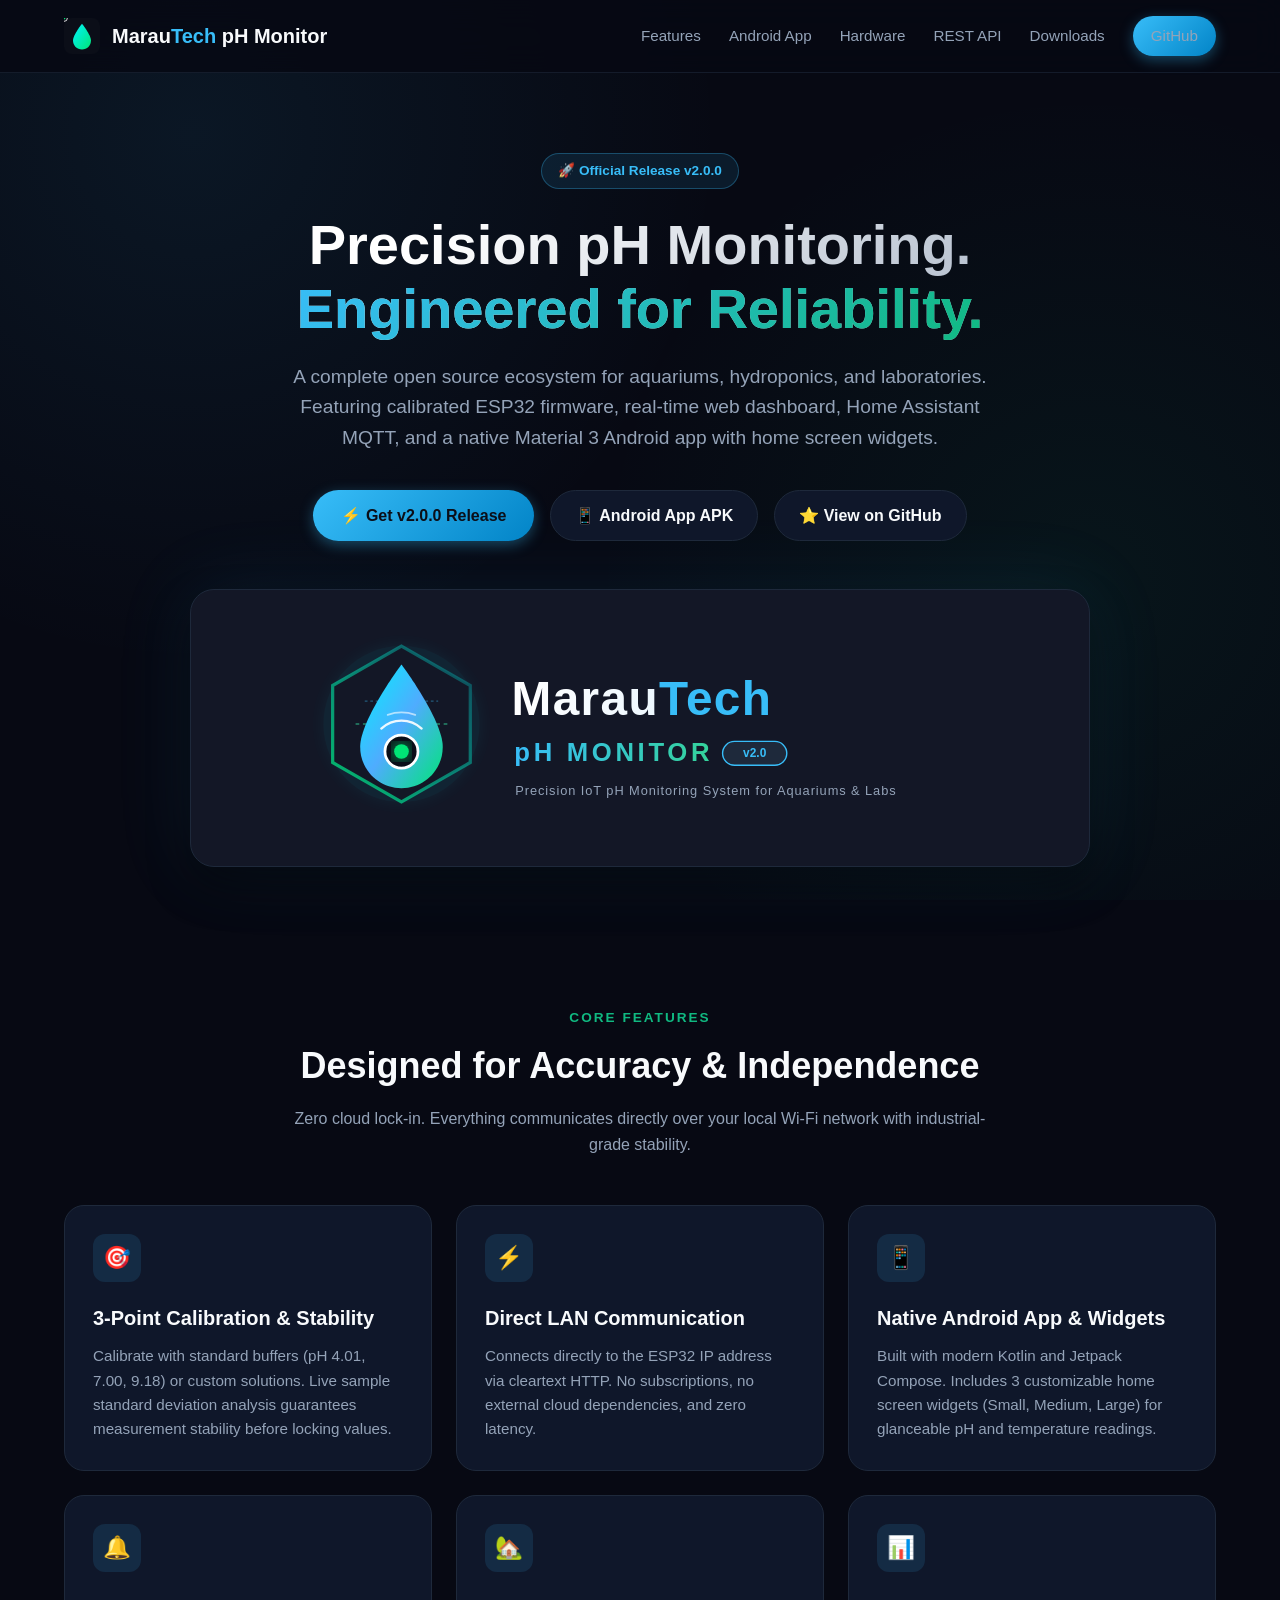
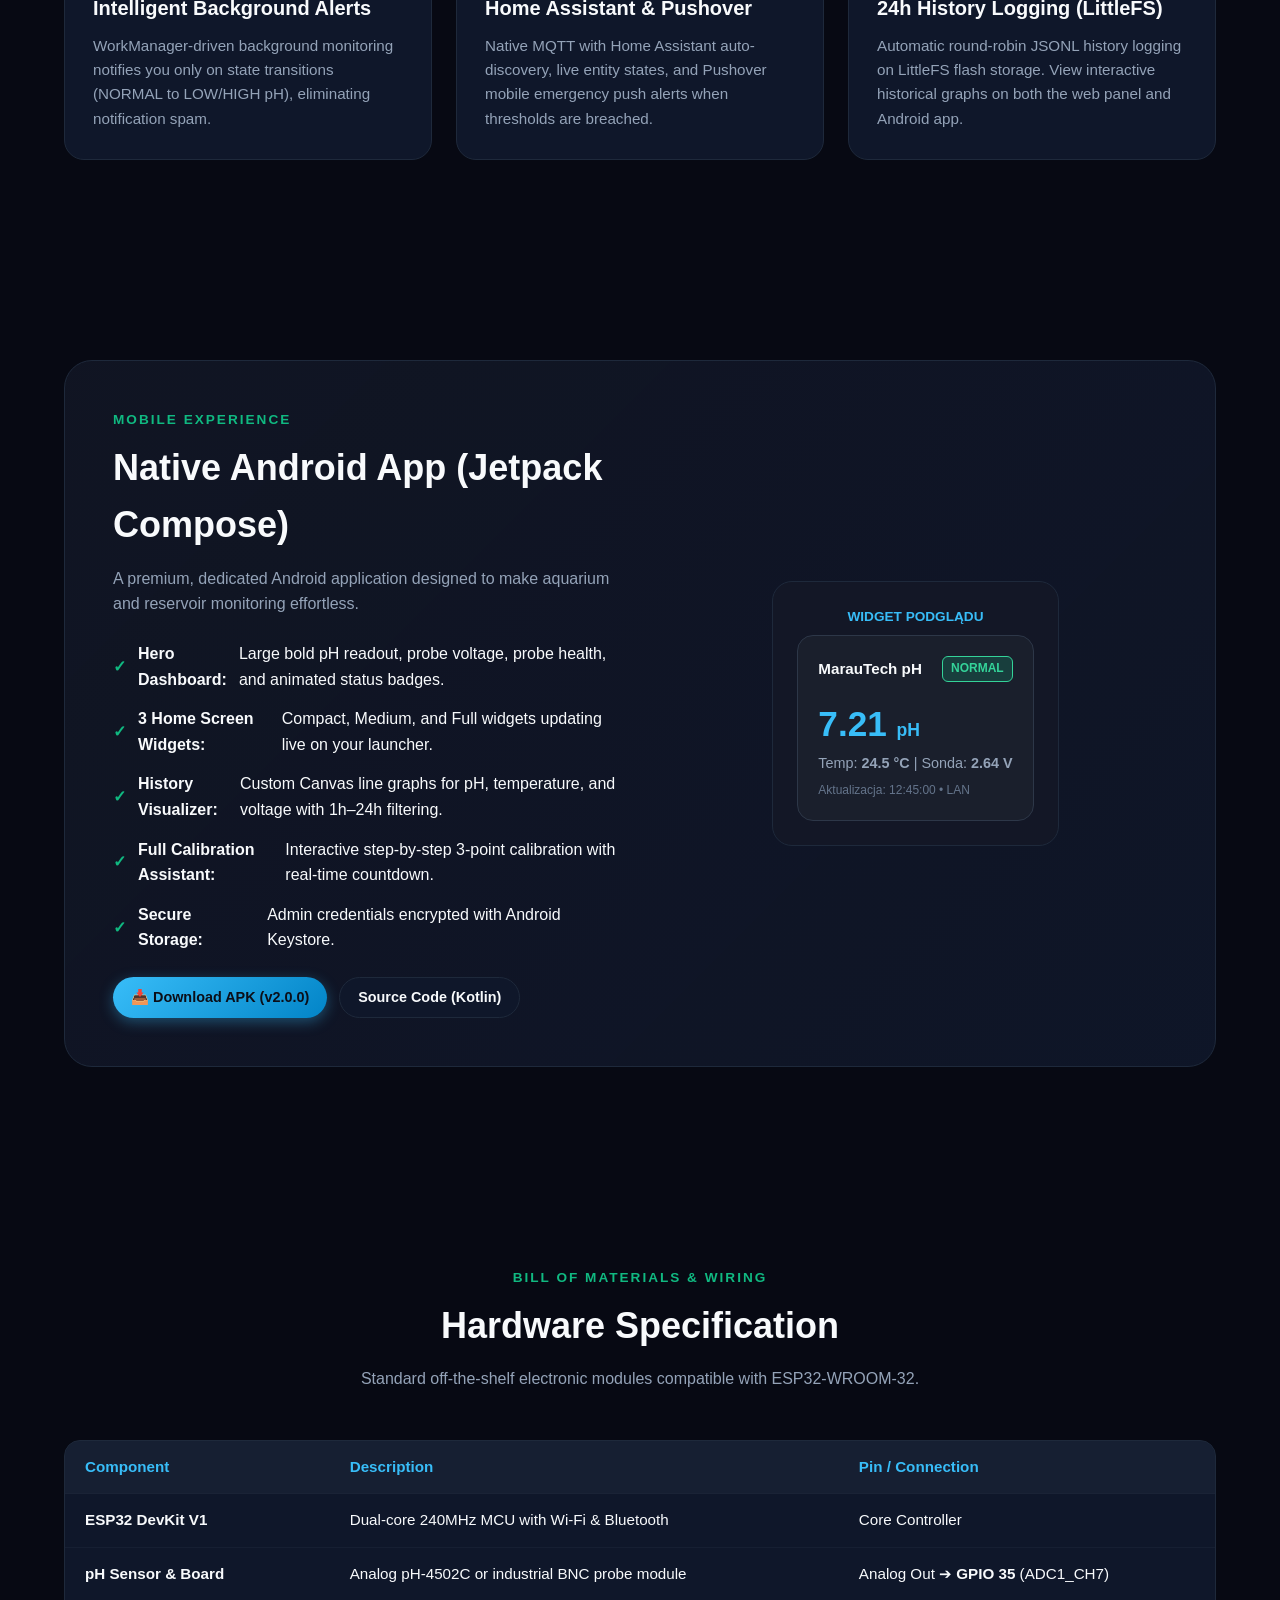
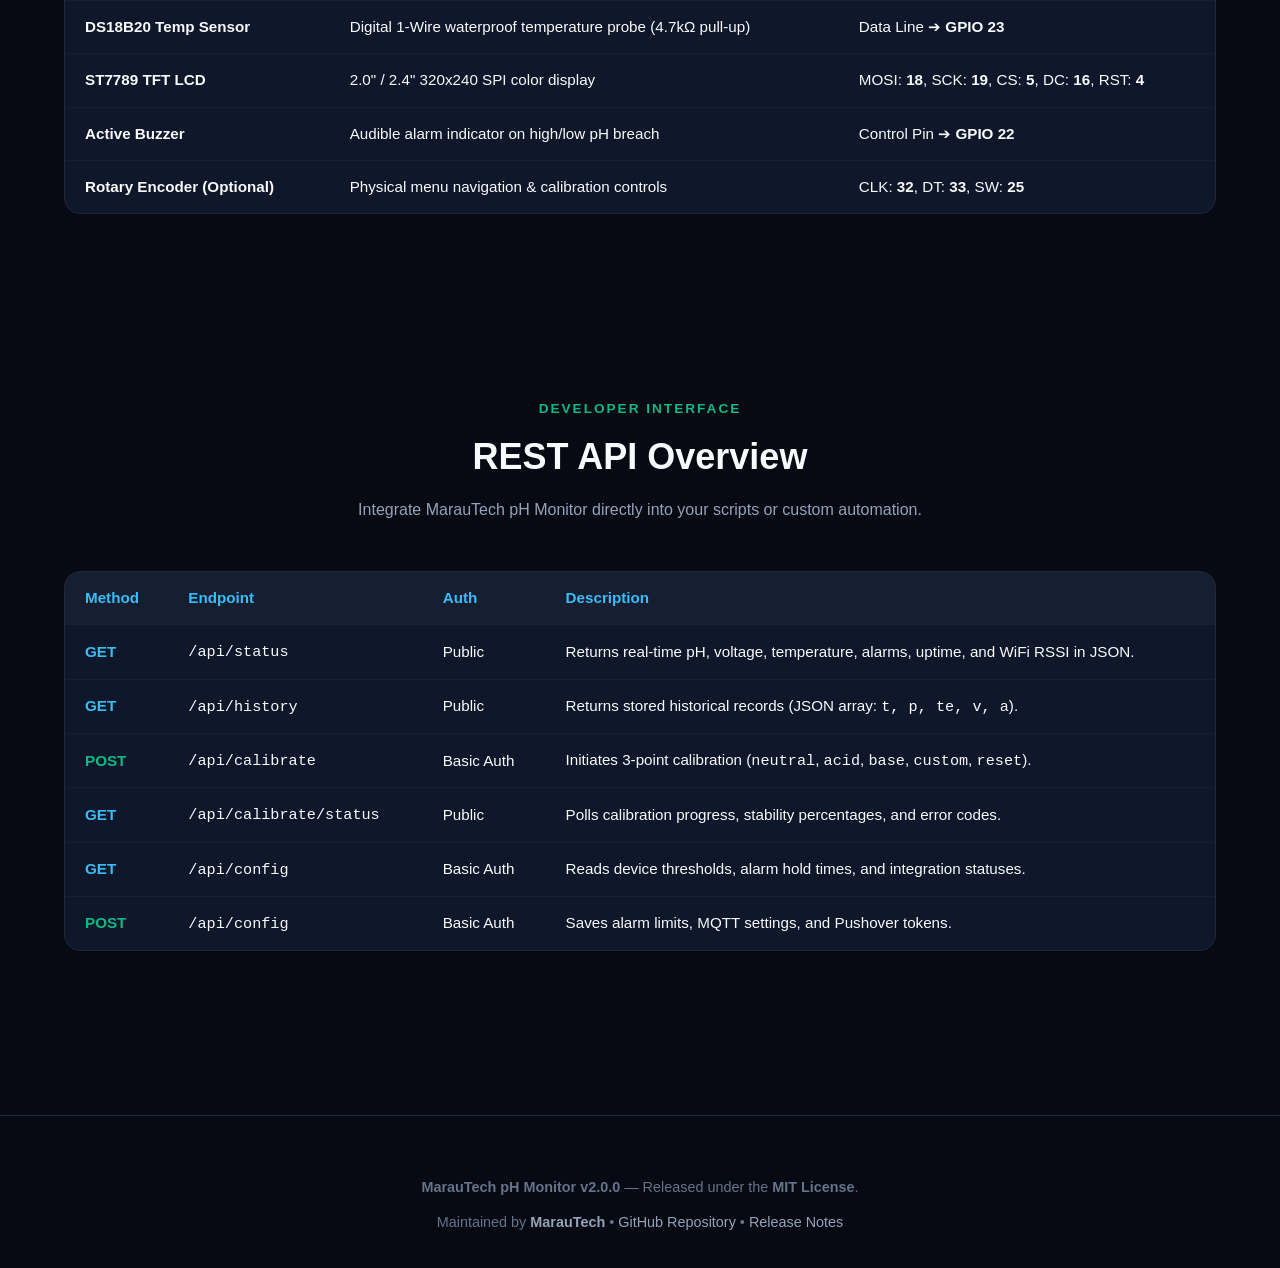
<file: docs/index.html>
<!DOCTYPE html>
<html lang="en">
<head>
  <meta charset="UTF-8">
  <meta name="viewport" content="width=device-width, initial-scale=1.0">
  
  <title>MarauTech pH Monitor v2.0 | Open Source ESP32 Precision pH System & Android App</title>
  <meta name="description" content="Professional open source ESP32-based precision pH monitoring system with local web dashboard, native Jetpack Compose Android app, home screen widgets, 3-point calibration, and Home Assistant MQTT integration.">
  
  <!-- Open Graph / Facebook / Discord -->
  <meta property="og:type" content="website">
  <meta property="og:url" content="https://marautech.github.io/DIY-PH-MONITOR-/">
  <meta property="og:title" content="MarauTech pH Monitor v2.0">
  <meta property="og:description" content="Open source precision pH monitoring system for ESP32 and native Android app with local LAN communication.">
  <meta property="og:image" content="assets/logo.svg">

  <!-- Twitter -->
  <meta property="twitter:card" content="summary_large_image">
  <meta property="twitter:title" content="MarauTech pH Monitor v2.0">
  <meta property="twitter:description" content="Open source precision pH monitoring system for ESP32 and native Android app.">
  <meta property="twitter:image" content="assets/logo.svg">

  <link rel="icon" type="image/svg+xml" href="assets/favicon.svg">
  <link rel="stylesheet" href="styles.css">
</head>
<body>

  <!-- Navigation Bar -->
  <header>
    <div class="container navbar">
      <a href="#" class="nav-brand">
        <img src="assets/favicon.svg" alt="MarauTech Logo">
        <span>Marau<span style="color: var(--primary-cyan);">Tech</span> pH Monitor</span>
      </a>
      <ul class="nav-links">
        <li><a href="#features">Features</a></li>
        <li><a href="#android-app">Android App</a></li>
        <li><a href="#hardware">Hardware</a></li>
        <li><a href="#api">REST API</a></li>
        <li><a href="#downloads">Downloads</a></li>
        <li><a href="https://github.com/MarauTech/DIY-PH-MONITOR-" class="btn-pill btn-primary" target="_blank">GitHub</a></li>
      </ul>
    </div>
  </header>

  <!-- Hero Section -->
  <section class="hero">
    <div class="container">
      <div class="hero-badge">
        <span>🚀 Official Release v2.0.0</span>
      </div>
      <h1 class="hero-title">
        Precision pH Monitoring.<br>
        <span>Engineered for Reliability.</span>
      </h1>
      <p class="hero-desc">
        A complete open source ecosystem for aquariums, hydroponics, and laboratories. Featuring calibrated ESP32 firmware, real-time web dashboard, Home Assistant MQTT, and a native Material 3 Android app with home screen widgets.
      </p>

      <div class="hero-actions" id="downloads">
        <a href="https://github.com/MarauTech/DIY-PH-MONITOR-/releases/latest" class="btn-pill btn-primary" style="padding: 12px 28px; font-size: 1rem;">
          ⚡ Get v2.0.0 Release
        </a>
        <a href="#android-app" class="btn-pill btn-secondary" style="padding: 12px 24px; font-size: 1rem;">
          📱 Android App APK
        </a>
        <a href="https://github.com/MarauTech/DIY-PH-MONITOR-" class="btn-pill btn-secondary" style="padding: 12px 24px; font-size: 1rem;" target="_blank">
          ⭐ View on GitHub
        </a>
      </div>

      <!-- Hero Visual Card -->
      <div class="hero-preview-card">
        <img src="assets/logo.svg" alt="MarauTech pH Monitor Logo" style="max-width: 100%; height: auto; max-height: 220px;">
      </div>
    </div>
  </section>

  <!-- Key Features Grid -->
  <section class="section" id="features">
    <div class="container">
      <div class="section-header">
        <div class="section-tag">Core Features</div>
        <h2 class="section-title">Designed for Accuracy & Independence</h2>
        <p class="section-desc">Zero cloud lock-in. Everything communicates directly over your local Wi-Fi network with industrial-grade stability.</p>
      </div>

      <div class="grid-3">
        <!-- Feature 1 -->
        <div class="card">
          <div class="card-icon">🎯</div>
          <h3 class="card-title">3-Point Calibration & Stability</h3>
          <p class="card-text">
            Calibrate with standard buffers (pH 4.01, 7.00, 9.18) or custom solutions. Live sample standard deviation analysis guarantees measurement stability before locking values.
          </p>
        </div>

        <!-- Feature 2 -->
        <div class="card">
          <div class="card-icon">⚡</div>
          <h3 class="card-title">Direct LAN Communication</h3>
          <p class="card-text">
            Connects directly to the ESP32 IP address via cleartext HTTP. No subscriptions, no external cloud dependencies, and zero latency.
          </p>
        </div>

        <!-- Feature 3 -->
        <div class="card">
          <div class="card-icon">📱</div>
          <h3 class="card-title">Native Android App & Widgets</h3>
          <p class="card-text">
            Built with modern Kotlin and Jetpack Compose. Includes 3 customizable home screen widgets (Small, Medium, Large) for glanceable pH and temperature readings.
          </p>
        </div>

        <!-- Feature 4 -->
        <div class="card">
          <div class="card-icon">🔔</div>
          <h3 class="card-title">Intelligent Background Alerts</h3>
          <p class="card-text">
            WorkManager-driven background monitoring notifies you only on state transitions (NORMAL to LOW/HIGH pH), eliminating notification spam.
          </p>
        </div>

        <!-- Feature 5 -->
        <div class="card">
          <div class="card-icon">🏡</div>
          <h3 class="card-title">Home Assistant & Pushover</h3>
          <p class="card-text">
            Native MQTT with Home Assistant auto-discovery, live entity states, and Pushover mobile emergency push alerts when thresholds are breached.
          </p>
        </div>

        <!-- Feature 6 -->
        <div class="card">
          <div class="card-icon">📊</div>
          <h3 class="card-title">24h History Logging (LittleFS)</h3>
          <p class="card-text">
            Automatic round-robin JSONL history logging on LittleFS flash storage. View interactive historical graphs on both the web panel and Android app.
          </p>
        </div>
      </div>
    </div>
  </section>

  <!-- Android App Showcase Section -->
  <section class="section" id="android-app">
    <div class="container">
      <div class="app-showcase">
        <div>
          <div class="section-tag">Mobile Experience</div>
          <h2 class="section-title">Native Android App (Jetpack Compose)</h2>
          <p class="section-desc">
            A premium, dedicated Android application designed to make aquarium and reservoir monitoring effortless.
          </p>

          <ul class="app-features-list">
            <li><span class="check">✓</span> <b>Hero Dashboard:</b> Large bold pH readout, probe voltage, probe health, and animated status badges.</li>
            <li><span class="check">✓</span> <b>3 Home Screen Widgets:</b> Compact, Medium, and Full widgets updating live on your launcher.</li>
            <li><span class="check">✓</span> <b>History Visualizer:</b> Custom Canvas line graphs for pH, temperature, and voltage with 1h–24h filtering.</li>
            <li><span class="check">✓</span> <b>Full Calibration Assistant:</b> Interactive step-by-step 3-point calibration with real-time countdown.</li>
            <li><span class="check">✓</span> <b>Secure Storage:</b> Admin credentials encrypted with Android Keystore.</li>
          </ul>

          <div style="margin-top: 24px; display: flex; gap: 12px; flex-wrap: wrap;">
            <a href="https://github.com/MarauTech/DIY-PH-MONITOR-/releases/latest" class="btn-pill btn-primary">
              📥 Download APK (v2.0.0)
            </a>
            <a href="https://github.com/MarauTech/DIY-PH-MONITOR-/tree/main/PhMonitorApp" class="btn-pill btn-secondary" target="_blank">
              Source Code (Kotlin)
            </a>
          </div>
        </div>

        <div style="text-align: center;">
          <div style="background: var(--bg-surface); border: 1px solid var(--border-color); border-radius: 20px; padding: 24px; display: inline-block; max-width: 360px;">
            <div style="font-size: 0.85rem; font-weight: 700; color: var(--primary-cyan); margin-bottom: 8px;">WIDGET PODGLĄDU</div>
            <div style="background: #1A1F2C; border: 1px solid #2D3748; border-radius: 16px; padding: 20px; text-align: left;">
              <div style="display: flex; justify-content: space-between; align-items: center;">
                <span style="font-weight: 700; font-size: 0.95rem;">MarauTech pH</span>
                <span style="background: rgba(16, 185, 129, 0.2); border: 1px solid #34D399; color: #34D399; padding: 2px 8px; border-radius: 6px; font-size: 0.75rem; font-weight: 700;">NORMAL</span>
              </div>
              <div style="margin: 14px 0 6px;">
                <div style="font-size: 2.2rem; font-weight: 900; color: #38BDF8;">7.21 <span style="font-size: 1.1rem;">pH</span></div>
                <div style="color: #94A3B8; font-size: 0.9rem;">Temp: <b>24.5 °C</b> | Sonda: <b>2.64 V</b></div>
              </div>
              <div style="font-size: 0.75rem; color: #64748B;">Aktualizacja: 12:45:00 • LAN</div>
            </div>
          </div>
        </div>
      </div>
    </div>
  </section>

  <!-- Hardware & Pinout Section -->
  <section class="section" id="hardware">
    <div class="container">
      <div class="section-header">
        <div class="section-tag">Bill of Materials &amp; Wiring</div>
        <h2 class="section-title">Hardware Specification</h2>
        <p class="section-desc">Standard off-the-shelf electronic modules compatible with ESP32-WROOM-32.</p>
      </div>

      <div class="table-wrapper">
        <table>
          <thead>
            <tr>
              <th>Component</th>
              <th>Description</th>
              <th>Pin / Connection</th>
            </tr>
          </thead>
          <tbody>
            <tr>
              <td><b>ESP32 DevKit V1</b></td>
              <td>Dual-core 240MHz MCU with Wi-Fi &amp; Bluetooth</td>
              <td>Core Controller</td>
            </tr>
            <tr>
              <td><b>pH Sensor &amp; Board</b></td>
              <td>Analog pH-4502C or industrial BNC probe module</td>
              <td>Analog Out ➔ <b>GPIO 35</b> (ADC1_CH7)</td>
            </tr>
            <tr>
              <td><b>DS18B20 Temp Sensor</b></td>
              <td>Digital 1-Wire waterproof temperature probe (4.7kΩ pull-up)</td>
              <td>Data Line ➔ <b>GPIO 23</b></td>
            </tr>
            <tr>
              <td><b>ST7789 TFT LCD</b></td>
              <td>2.0" / 2.4" 320x240 SPI color display</td>
              <td>MOSI: <b>18</b>, SCK: <b>19</b>, CS: <b>5</b>, DC: <b>16</b>, RST: <b>4</b></td>
            </tr>
            <tr>
              <td><b>Active Buzzer</b></td>
              <td>Audible alarm indicator on high/low pH breach</td>
              <td>Control Pin ➔ <b>GPIO 22</b></td>
            </tr>
            <tr>
              <td><b>Rotary Encoder (Optional)</b></td>
              <td>Physical menu navigation &amp; calibration controls</td>
              <td>CLK: <b>32</b>, DT: <b>33</b>, SW: <b>25</b></td>
            </tr>
          </tbody>
        </table>
      </div>
    </div>
  </section>

  <!-- REST API Section -->
  <section class="section" id="api">
    <div class="container">
      <div class="section-header">
        <div class="section-tag">Developer Interface</div>
        <h2 class="section-title">REST API Overview</h2>
        <p class="section-desc">Integrate MarauTech pH Monitor directly into your scripts or custom automation.</p>
      </div>

      <div class="table-wrapper">
        <table>
          <thead>
            <tr>
              <th>Method</th>
              <th>Endpoint</th>
              <th>Auth</th>
              <th>Description</th>
            </tr>
          </thead>
          <tbody>
            <tr>
              <td><span style="color: #38BDF8; font-weight: 700;">GET</span></td>
              <td><code>/api/status</code></td>
              <td>Public</td>
              <td>Returns real-time pH, voltage, temperature, alarms, uptime, and WiFi RSSI in JSON.</td>
            </tr>
            <tr>
              <td><span style="color: #38BDF8; font-weight: 700;">GET</span></td>
              <td><code>/api/history</code></td>
              <td>Public</td>
              <td>Returns stored historical records (JSON array: <code>t, p, te, v, a</code>).</td>
            </tr>
            <tr>
              <td><span style="color: #10B981; font-weight: 700;">POST</span></td>
              <td><code>/api/calibrate</code></td>
              <td>Basic Auth</td>
              <td>Initiates 3-point calibration (<code>neutral</code>, <code>acid</code>, <code>base</code>, <code>custom</code>, <code>reset</code>).</td>
            </tr>
            <tr>
              <td><span style="color: #38BDF8; font-weight: 700;">GET</span></td>
              <td><code>/api/calibrate/status</code></td>
              <td>Public</td>
              <td>Polls calibration progress, stability percentages, and error codes.</td>
            </tr>
            <tr>
              <td><span style="color: #38BDF8; font-weight: 700;">GET</span></td>
              <td><code>/api/config</code></td>
              <td>Basic Auth</td>
              <td>Reads device thresholds, alarm hold times, and integration statuses.</td>
            </tr>
            <tr>
              <td><span style="color: #10B981; font-weight: 700;">POST</span></td>
              <td><code>/api/config</code></td>
              <td>Basic Auth</td>
              <td>Saves alarm limits, MQTT settings, and Pushover tokens.</td>
            </tr>
          </tbody>
        </table>
      </div>
    </div>
  </section>

  <!-- Footer -->
  <footer>
    <div class="container">
      <p style="margin-bottom: 12px;">
        <b>MarauTech pH Monitor v2.0.0</b> — Released under the <b>MIT License</b>.
      </p>
      <p>
        Maintained by <a href="https://github.com/MarauTech" target="_blank"><b>MarauTech</b></a> • <a href="https://github.com/MarauTech/DIY-PH-MONITOR-" target="_blank">GitHub Repository</a> • <a href="https://github.com/MarauTech/DIY-PH-MONITOR-/releases/latest" target="_blank">Release Notes</a>
      </p>
    </div>
  </footer>

</body>
</html>
</file>
<file: docs/styles.css>
:root {
  --bg-dark: #070913;
  --bg-card: #0F172A;
  --bg-card-hover: #1E293B;
  --bg-surface: #131726;
  --border-color: #1E293B;
  --border-glow: #38BDF8;
  
  --primary-cyan: #38BDF8;
  --primary-emerald: #10B981;
  --primary-indigo: #818CF8;
  --accent-amber: #F59E0B;
  --accent-pink: #EC4899;

  --text-main: #F8FAFC;
  --text-muted: #94A3B8;
  --text-dim: #64748B;

  --font-sans: -apple-system, BlinkMacSystemFont, 'Segoe UI', Roboto, 'Inter', sans-serif;
  --font-mono: 'JetBrains Mono', 'Fira Code', monospace;
}

* {
  box-sizing: border-box;
  margin: 0;
  padding: 0;
}

body {
  background-color: var(--bg-dark);
  color: var(--text-main);
  font-family: var(--font-sans);
  line-height: 1.6;
  overflow-x: hidden;
  background-image: 
    radial-gradient(circle at 15% 15%, rgba(56, 189, 248, 0.08) 0%, transparent 40%),
    radial-gradient(circle at 85% 65%, rgba(16, 185, 129, 0.07) 0%, transparent 40%);
  background-attachment: fixed;
}

a {
  color: var(--primary-cyan);
  text-decoration: none;
  transition: all 0.2s ease;
}

a:hover {
  color: #7DD3FC;
}

.container {
  max-width: 1200px;
  margin: 0 auto;
  padding: 0 24px;
}

/* Header & Nav */
header {
  position: sticky;
  top: 0;
  z-index: 100;
  backdrop-filter: blur(16px);
  background-color: rgba(7, 9, 19, 0.85);
  border-bottom: 1px solid rgba(30, 41, 59, 0.6);
}

.navbar {
  display: flex;
  justify-content: space-between;
  align-items: center;
  height: 72px;
}

.nav-brand {
  display: flex;
  align-items: center;
  gap: 12px;
  font-weight: 800;
  font-size: 1.25rem;
  color: var(--text-main);
}

.nav-brand img {
  height: 36px;
}

.nav-links {
  display: flex;
  gap: 28px;
  align-items: center;
  list-style: none;
}

.nav-links a {
  color: var(--text-muted);
  font-size: 0.95rem;
  font-weight: 500;
}

.nav-links a:hover {
  color: var(--primary-cyan);
}

.btn-pill {
  padding: 8px 18px;
  border-radius: 9999px;
  font-weight: 600;
  font-size: 0.9rem;
  display: inline-flex;
  align-items: center;
  gap: 8px;
  transition: all 0.2s ease;
}

.btn-primary {
  background: linear-gradient(135deg, var(--primary-cyan), #0284C7);
  color: #0B0E18;
  box-shadow: 0 4px 14px rgba(56, 189, 248, 0.35);
}

.btn-primary:hover {
  background: linear-gradient(135deg, #7DD3FC, #38BDF8);
  box-shadow: 0 6px 20px rgba(56, 189, 248, 0.5);
  transform: translateY(-1px);
  color: #0B0E18;
}

.btn-secondary {
  background-color: var(--bg-card);
  border: 1px solid var(--border-color);
  color: var(--text-main);
}

.btn-secondary:hover {
  background-color: var(--bg-card-hover);
  border-color: var(--primary-cyan);
  transform: translateY(-1px);
  color: var(--text-main);
}

/* Hero Section */
.hero {
  padding: 80px 0 60px;
  text-align: center;
}

.hero-badge {
  display: inline-flex;
  align-items: center;
  gap: 8px;
  background: rgba(56, 189, 248, 0.1);
  border: 1px solid rgba(56, 189, 248, 0.3);
  padding: 6px 16px;
  border-radius: 9999px;
  font-size: 0.85rem;
  font-weight: 700;
  color: var(--primary-cyan);
  margin-bottom: 24px;
}

.hero-title {
  font-size: 3.5rem;
  font-weight: 900;
  line-height: 1.15;
  margin-bottom: 20px;
  background: linear-gradient(135deg, #FFFFFF 30%, #94A3B8 100%);
  -webkit-background-clip: text;
  -webkit-text-fill-color: transparent;
}

.hero-title span {
  background: linear-gradient(135deg, var(--primary-cyan), var(--primary-emerald));
  -webkit-background-clip: text;
  -webkit-text-fill-color: transparent;
}

.hero-desc {
  max-width: 720px;
  margin: 0 auto 36px;
  font-size: 1.2rem;
  color: var(--text-muted);
}

.hero-actions {
  display: flex;
  gap: 16px;
  justify-content: center;
  flex-wrap: wrap;
  margin-bottom: 48px;
}

.hero-preview-card {
  max-width: 900px;
  margin: 0 auto;
  background: var(--bg-surface);
  border: 1px solid var(--border-color);
  border-radius: 24px;
  padding: 24px;
  box-shadow: 0 20px 40px rgba(0, 0, 0, 0.4), 0 0 80px rgba(56, 189, 248, 0.1);
}

/* Feature Cards Grid */
.section {
  padding: 80px 0;
}

.section-header {
  text-align: center;
  max-width: 700px;
  margin: 0 auto 48px;
}

.section-tag {
  font-size: 0.85rem;
  font-weight: 700;
  color: var(--primary-emerald);
  text-transform: uppercase;
  letter-spacing: 2px;
  margin-bottom: 8px;
}

.section-title {
  font-size: 2.25rem;
  font-weight: 800;
  margin-bottom: 12px;
}

.section-desc {
  color: var(--text-muted);
}

.grid-3 {
  display: grid;
  grid-template-columns: repeat(auto-fit, minmax(320px, 1fr));
  gap: 24px;
}

.card {
  background-color: var(--bg-card);
  border: 1px solid var(--border-color);
  border-radius: 20px;
  padding: 28px;
  transition: all 0.25s ease;
}

.card:hover {
  transform: translateY(-4px);
  border-color: rgba(56, 189, 248, 0.4);
  box-shadow: 0 12px 30px rgba(0, 0, 0, 0.3);
}

.card-icon {
  width: 48px;
  height: 48px;
  border-radius: 12px;
  background: rgba(56, 189, 248, 0.12);
  color: var(--primary-cyan);
  display: flex;
  align-items: center;
  justify-content: center;
  font-size: 1.4rem;
  margin-bottom: 20px;
}

.card-title {
  font-size: 1.25rem;
  font-weight: 700;
  margin-bottom: 10px;
}

.card-text {
  color: var(--text-muted);
  font-size: 0.95rem;
}

/* App Showcase Section */
.app-showcase {
  display: grid;
  grid-template-columns: 1fr 1fr;
  gap: 48px;
  align-items: center;
  background: linear-gradient(135deg, rgba(19, 23, 38, 0.8), rgba(15, 23, 42, 0.9));
  border: 1px solid var(--border-color);
  border-radius: 28px;
  padding: 48px;
  margin: 40px 0;
}

.app-features-list {
  list-style: none;
  margin: 24px 0;
}

.app-features-list li {
  display: flex;
  align-items: center;
  gap: 12px;
  margin-bottom: 14px;
  color: var(--text-main);
  font-weight: 500;
}

.app-features-list li span.check {
  color: var(--primary-emerald);
  font-weight: 900;
}

/* Tables */
.table-wrapper {
  overflow-x: auto;
  border-radius: 16px;
  border: 1px solid var(--border-color);
  background: var(--bg-card);
  margin: 24px 0;
}

table {
  width: 100%;
  border-collapse: collapse;
  text-align: left;
  font-size: 0.95rem;
}

th, td {
  padding: 14px 20px;
  border-bottom: 1px solid rgba(30, 41, 59, 0.5);
}

th {
  background: rgba(30, 41, 59, 0.5);
  font-weight: 700;
  color: var(--primary-cyan);
}

tr:last-child td {
  border-bottom: none;
}

/* Code Snippet Blocks */
pre {
  background: #0B0E18;
  border: 1px solid var(--border-color);
  border-radius: 14px;
  padding: 18px;
  font-family: var(--font-mono);
  font-size: 0.9rem;
  color: #E2E8F0;
  overflow-x: auto;
}

/* Footer */
footer {
  border-top: 1px solid var(--border-color);
  padding: 60px 0 40px;
  margin-top: 60px;
  text-align: center;
  color: var(--text-dim);
  font-size: 0.9rem;
}

footer a {
  color: var(--text-muted);
}

/* Mobile Responsiveness */
@media (max-width: 768px) {
  .hero-title {
    font-size: 2.25rem;
  }
  .app-showcase {
    grid-template-columns: 1fr;
    padding: 28px;
  }
  .nav-links {
    display: none;
  }
}
</file>
